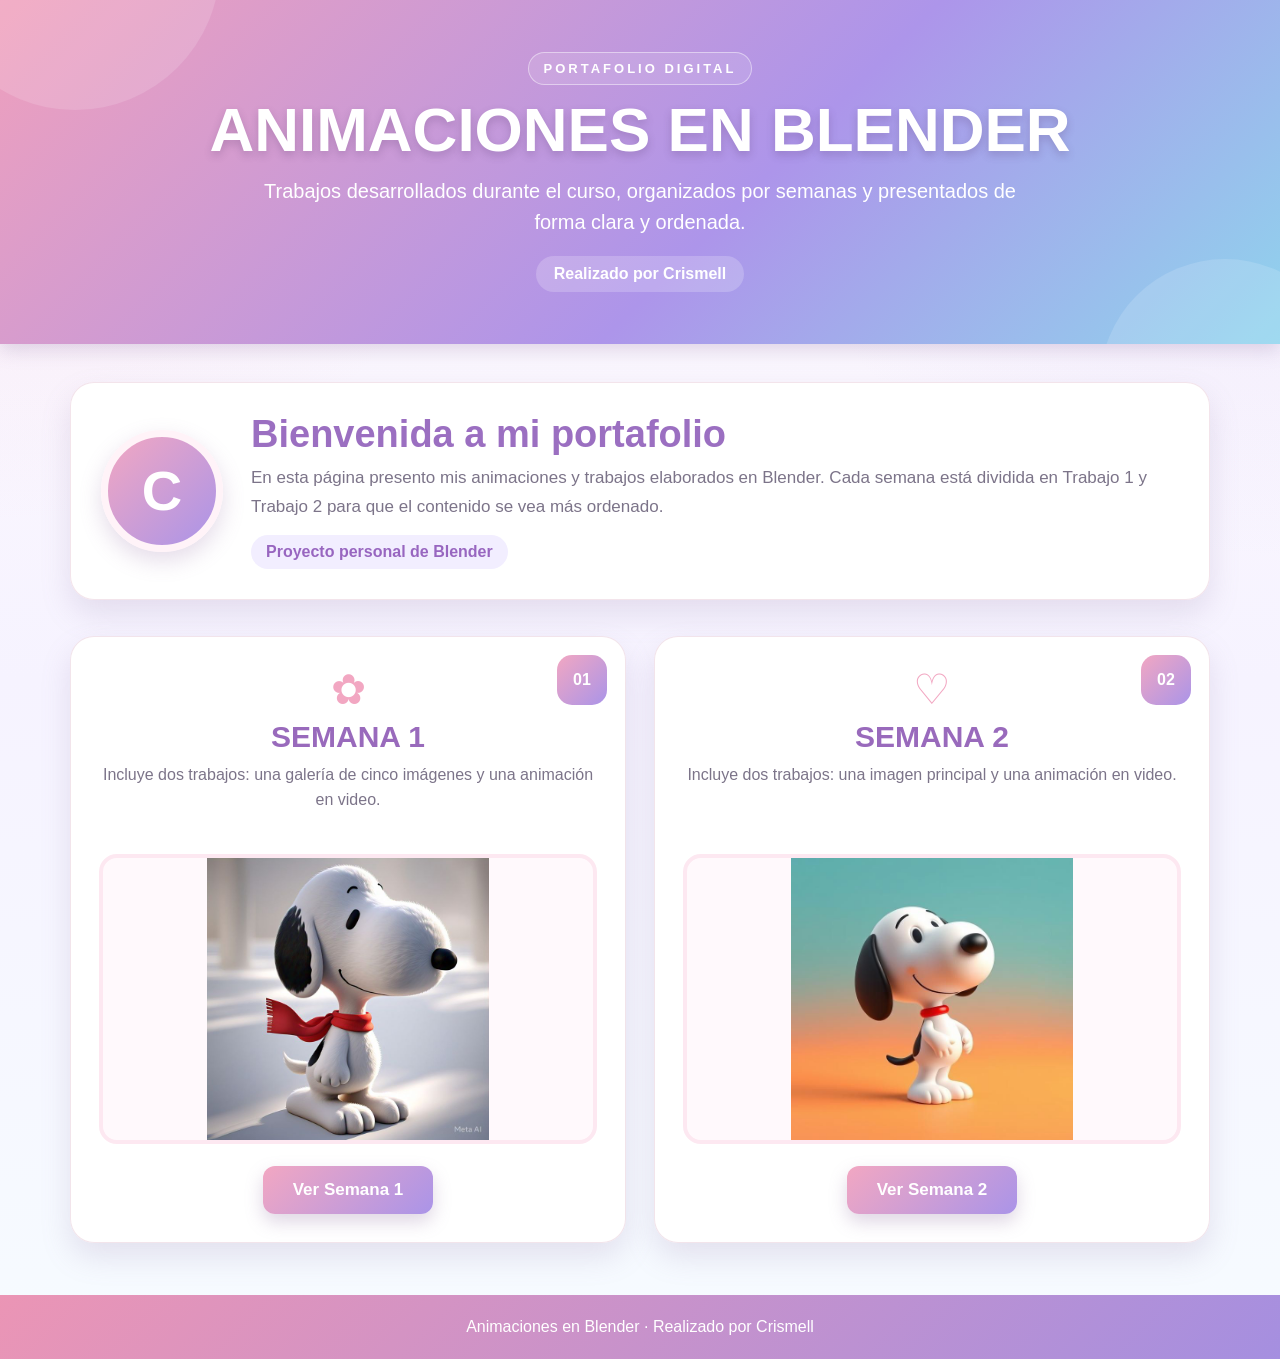
<file: index.html>
<!DOCTYPE html>
<html lang="es">
<head>
    <meta charset="UTF-8">
    <meta name="viewport" content="width=device-width, initial-scale=1.0">
    <title>Animaciones en Blender</title>
    <link rel="stylesheet" href="css/estilos.css">
</head>
<body>

    <header class="hero">
        <div class="hero-contenido">
            <span class="hero-etiqueta">PORTAFOLIO DIGITAL</span>
            <h1>ANIMACIONES EN BLENDER</h1>
            <p>
                Trabajos desarrollados durante el curso, organizados por semanas
                y presentados de forma clara y ordenada.
            </p>
            <strong>Realizado por Crismell</strong>
        </div>
    </header>

    <main class="contenedor">

        <section class="bloque-bienvenida">
            <div class="avatar">C</div>

            <div>
                <h2>Bienvenida a mi portafolio</h2>
                <p>
                    En esta página presento mis animaciones y trabajos elaborados
                    en Blender. Cada semana está dividida en Trabajo 1 y Trabajo 2
                    para que el contenido se vea más ordenado.
                </p>
                <span class="autoria">Proyecto personal de Blender</span>
            </div>
        </section>

        <section class="grid-2">
            <article class="tarjeta">
                <span class="numero">01</span>
                <div class="icono">✿</div>
                <h2>SEMANA 1</h2>
                <p>
                    Incluye dos trabajos: una galería de cinco imágenes y una
                    animación en video.
                </p>
                <a class="vista" href="Semana1/index.html">
                    <img src="img/snopy.jpg" alt="Semana 1">
                </a>
                <a class="boton" href="semana1/index.html">Ver Semana 1</a>
            </article>

            <article class="tarjeta">
                <span class="numero">02</span>
                <div class="icono">♡</div>
                <h2>SEMANA 2</h2>
                <p>
                    Incluye dos trabajos: una imagen principal y una animación
                    en video.
                </p>
                <a class="vista" href="Semana2/index.html">
                    <img src="img/descarga3.jpg" alt="Semana 2">
                </a>
                <a class="boton" href="semana2/index.html">Ver Semana 2</a>
            </article>
        </section>

    </main>

    <footer>Animaciones en Blender · Realizado por Crismell</footer>

</body>
</html>
</file>
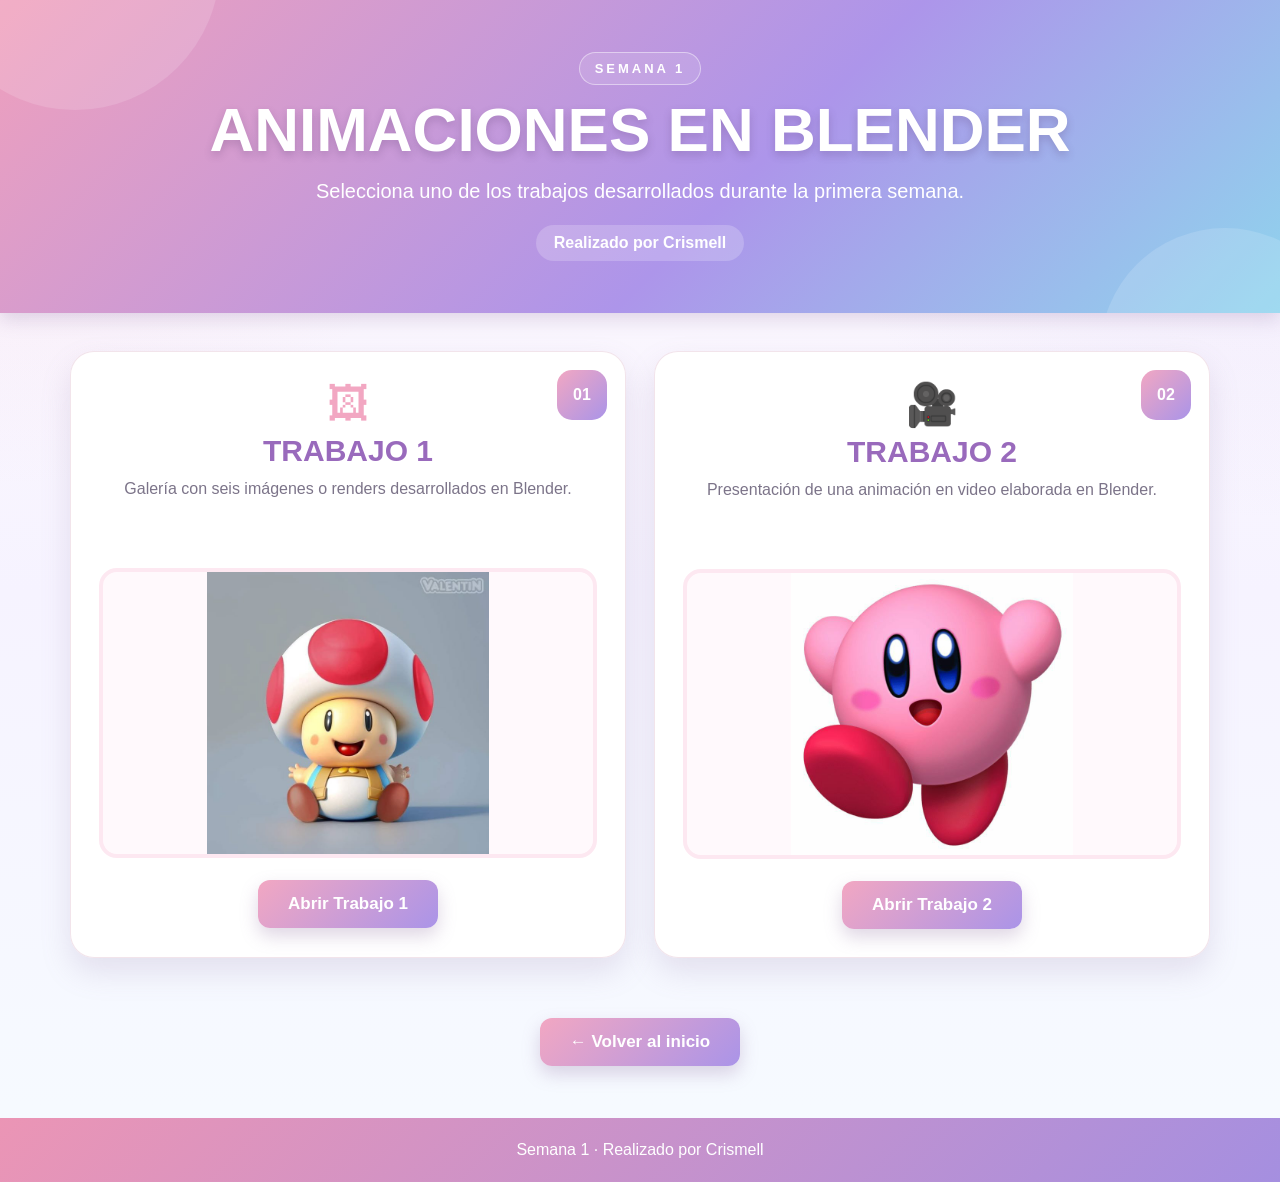
<file: semana1/index.html>
<!DOCTYPE html>
<html lang="es">
<head>
    <meta charset="UTF-8">
    <meta name="viewport" content="width=device-width, initial-scale=1.0">
    <title>Semana 1 - Blender</title>
    <link rel="stylesheet" href="../css/estilos.css">
</head>

<body>

    <header class="hero">
        <div class="hero-contenido">
            <span class="hero-etiqueta">SEMANA 1</span>

            <h1>ANIMACIONES EN BLENDER</h1>

            <p>
                Selecciona uno de los trabajos desarrollados durante
                la primera semana.
            </p>

            <strong>Realizado por Crismell</strong>
        </div>
    </header>

    <main class="contenedor">

        <section class="grid-2">

            <article class="tarjeta">
                <span class="numero">01</span>

                <div class="icono">🖼</div>

                <h2>TRABAJO 1</h2>

                <p>
                    Galería con seis imágenes o renders desarrollados
                    en Blender.
                </p>

                <a class="vista" href="Trabajo1/index.html">
                    <img
                        src="../img/descarga4.jpg"
                        alt="Trabajo 1"
                    >
                </a>

                <a class="boton" href="Trabajo1/index.html">
                    Abrir Trabajo 1
                </a>
            </article>

            <article class="tarjeta">
                <span class="numero">02</span>

                <div class="icono">🎥</div>

                <h2>TRABAJO 2</h2>

                <p>
                    Presentación de una animación en video elaborada
                    en Blender.
                </p>

                <a class="vista" href="Trabajo2/index.html">
                    <img
                        src="../img/descarga5.jpg"
                        alt="Trabajo 2"
                    >
                </a>

                <a class="boton" href="Trabajo2/index.html">
                    Abrir Trabajo 2
                </a>
            </article>

        </section>

        <div class="acciones">
            <a class="boton-volver" href="../index.html">
                ← Volver al inicio
            </a>
        </div>

    </main>

    <footer>
        Semana 1 · Realizado por Crismell
    </footer>

</body>
</html>
</file>
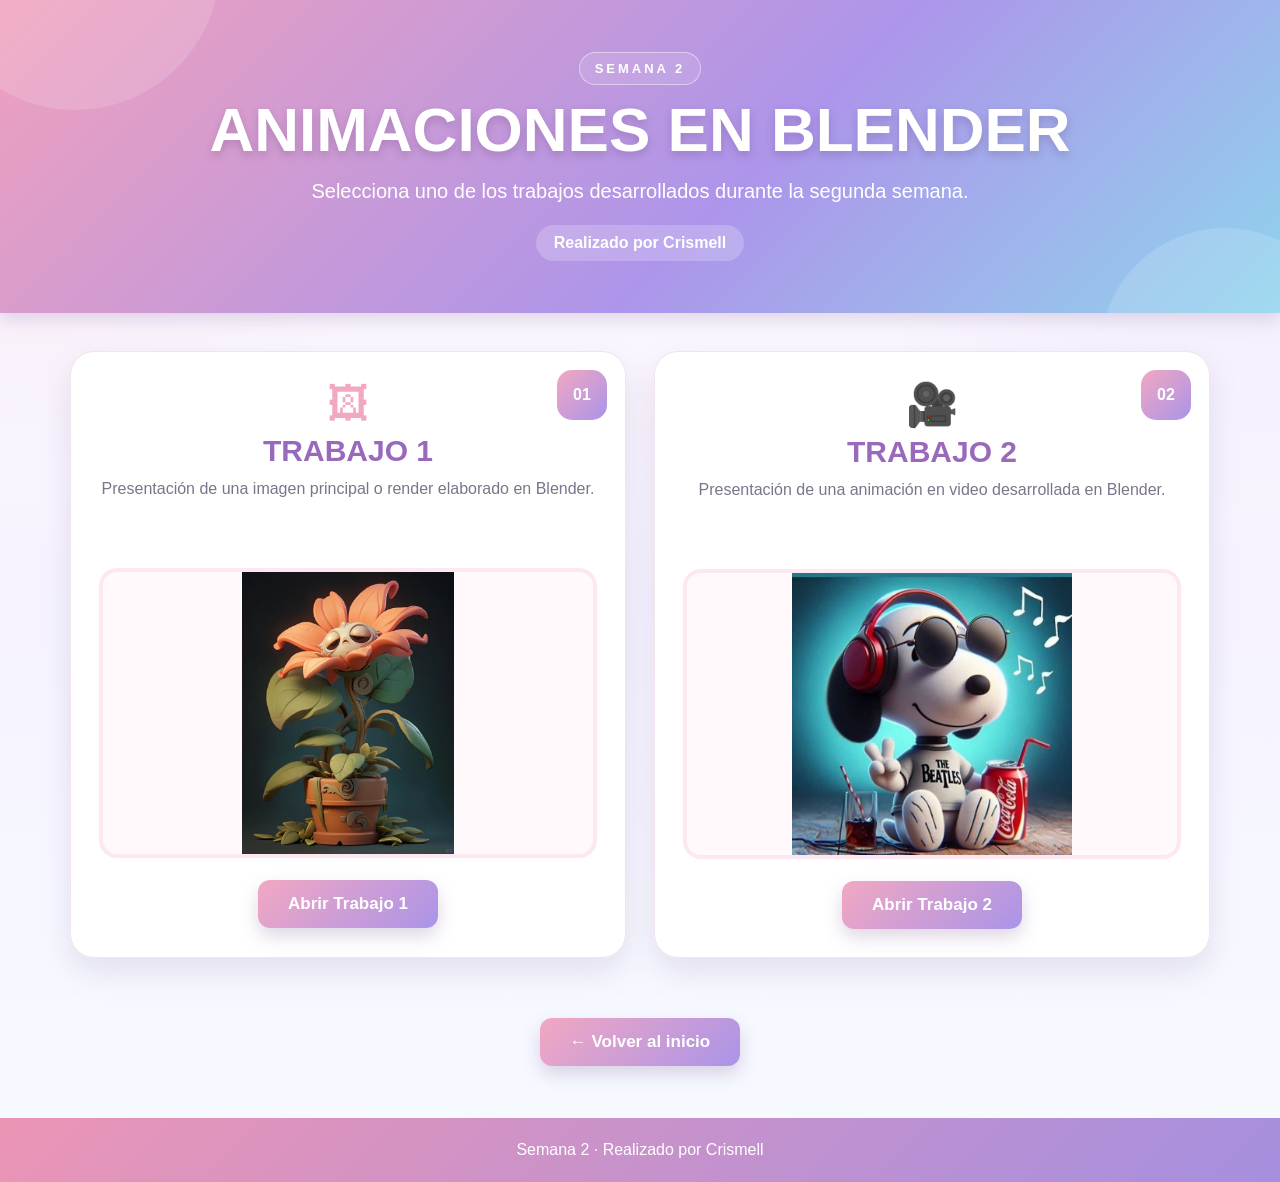
<file: semana2/index.html>
<!DOCTYPE html>
<html lang="es">
<head>
    <meta charset="UTF-8">
    <meta name="viewport" content="width=device-width, initial-scale=1.0">

    <title>Semana 2 - Blender</title>

    <link rel="stylesheet" href="../css/estilos.css">
</head>

<body>

    <header class="hero">
        <div class="hero-contenido">

            <span class="hero-etiqueta">
                SEMANA 2
            </span>

            <h1>ANIMACIONES EN BLENDER</h1>

            <p>
                Selecciona uno de los trabajos desarrollados durante
                la segunda semana.
            </p>

            <strong>
                Realizado por Crismell
            </strong>

        </div>
    </header>

    <main class="contenedor">

        <section class="grid-2">

            <article class="tarjeta">

                <span class="numero">
                    01
                </span>

                <div class="icono">
                    🖼
                </div>

                <h2>TRABAJO 1</h2>

                <p>
                    Presentación de una imagen principal o render
                    elaborado en Blender.
                </p>

                <a
                    class="vista"
                    href="Trabajo1/index.html"
                >
                    <img
                        src="../img/descarga6.jpg"
                        alt="Trabajo 1"
                    >
                </a>

                <a
                    class="boton"
                    href="Trabajo1/index.html"
                >
                    Abrir Trabajo 1
                </a>

            </article>

            <article class="tarjeta">

                <span class="numero">
                    02
                </span>

                <div class="icono">
                    🎥
                </div>

                <h2>TRABAJO 2</h2>

                <p>
                    Presentación de una animación en video
                    desarrollada en Blender.
                </p>

                <a
                    class="vista"
                    href="Trabajo2/index.html"
                >
                    <img
                        src="../img/descarga7.jpg"
                        alt="Trabajo 2"
                    >
                </a>

                <a
                    class="boton"
                    href="Trabajo2/index.html"
                >
                    Abrir Trabajo 2
                </a>

            </article>

        </section>

        <div class="acciones">

            <a
                class="boton-volver"
                href="../index.html"
            >
                ← Volver al inicio
            </a>

        </div>

    </main>

    <footer>
        Semana 2 · Realizado por Crismell
    </footer>

</body>
</html>
</file>
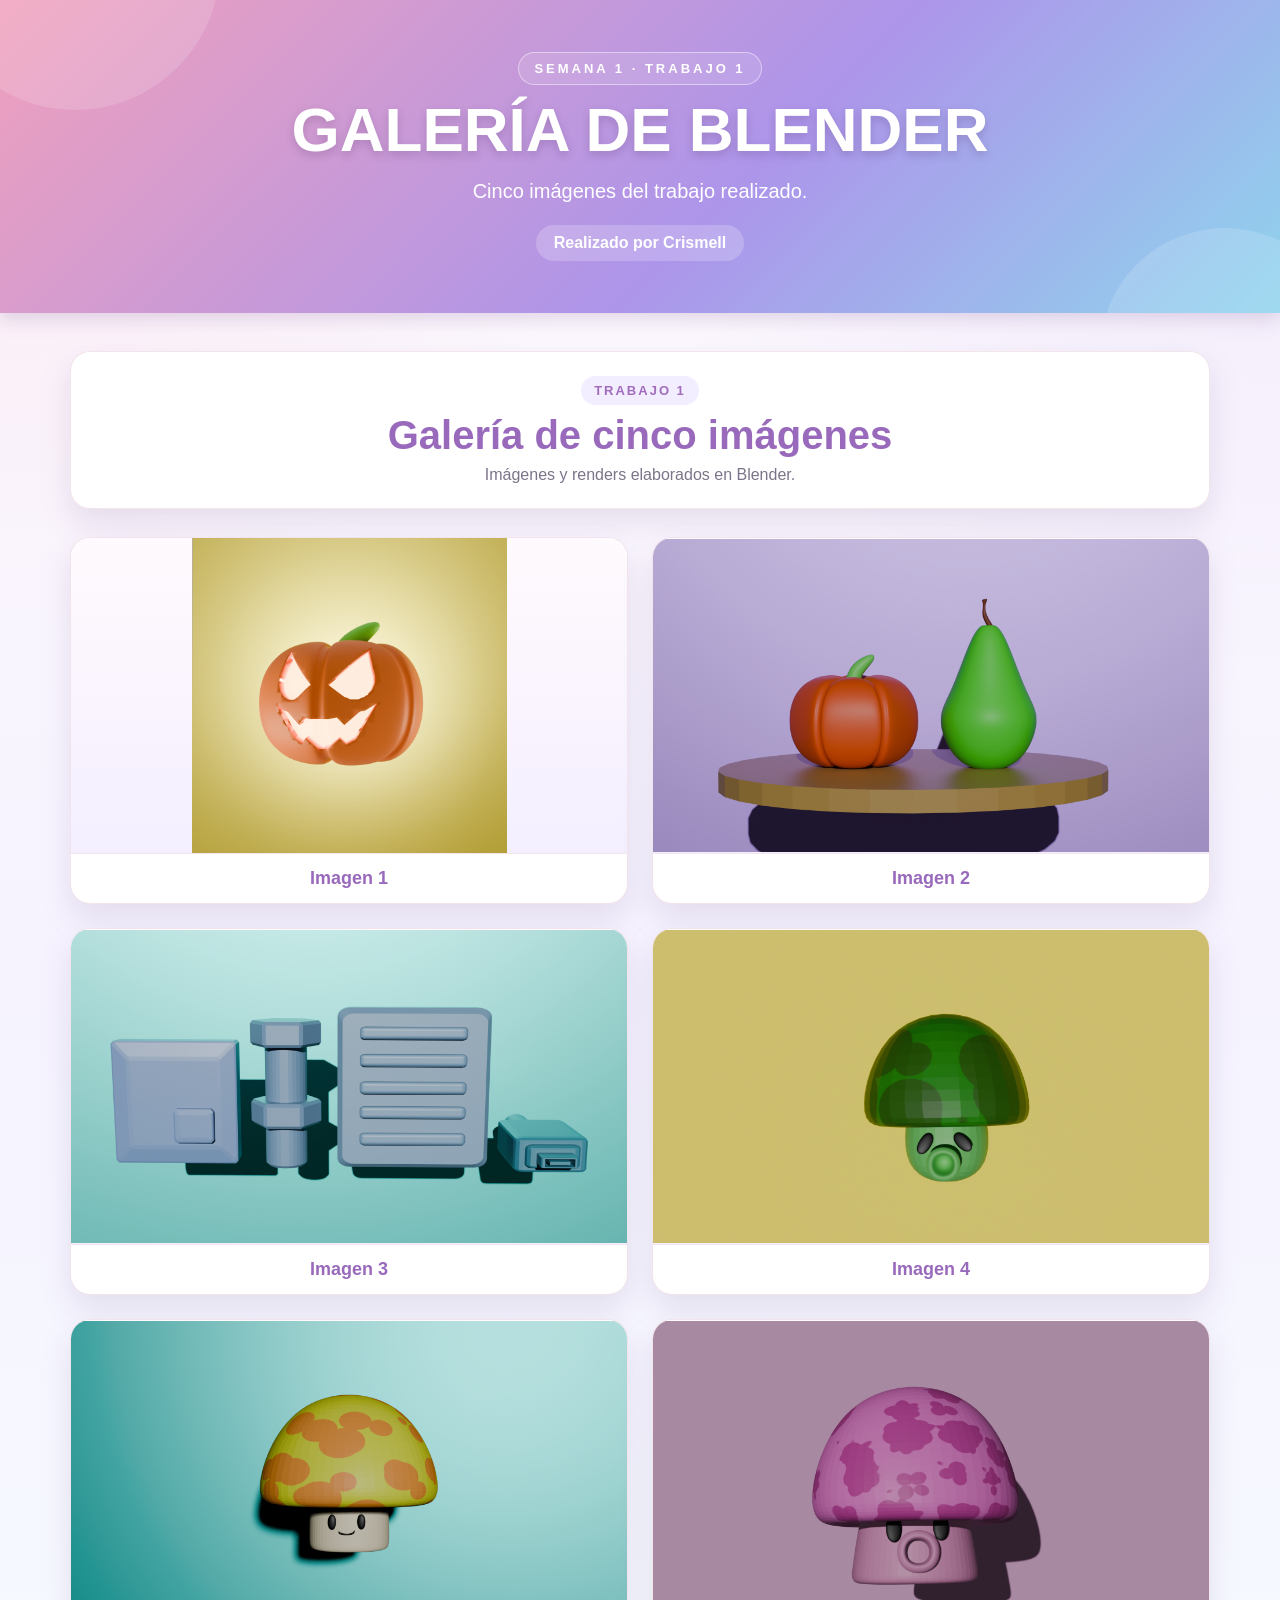
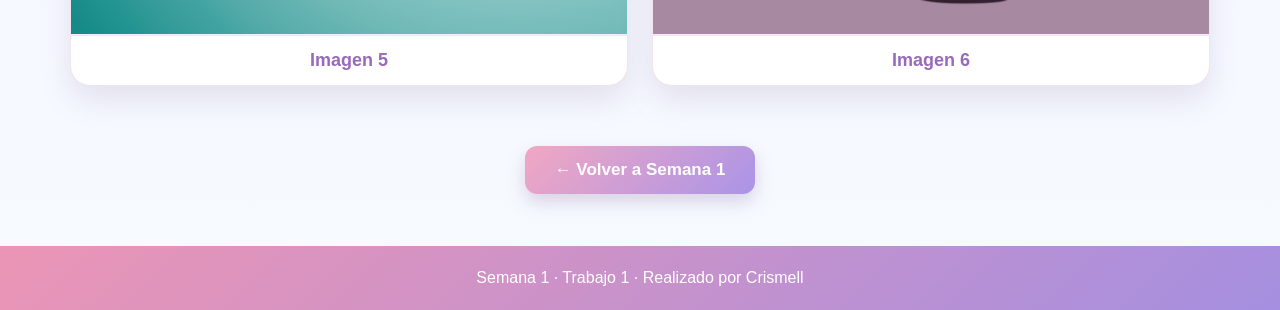
<file: semana1/Trabajo1/index.html>
<!DOCTYPE html>
<html lang="es">
<head>
    <meta charset="UTF-8">
    <meta name="viewport" content="width=device-width, initial-scale=1.0">
    <title>Semana 1 - Trabajo 1</title>
    <link rel="stylesheet" href="../../css/estilos.css">
</head>
<body>

    <header class="hero">
        <div class="hero-contenido">
            <span class="hero-etiqueta">SEMANA 1 · TRABAJO 1</span>
            <h1>GALERÍA DE BLENDER</h1>
            <p>Cinco imágenes del trabajo realizado.</p>
            <strong>Realizado por Crismell</strong>
        </div>
    </header>

    <main class="contenedor">
        <section class="bloque-titulo">
            <span>TRABAJO 1</span>
            <h2>Galería de cinco imágenes</h2>
            <p>Imágenes y renders elaborados en Blender.</p>
        </section>

        <section class="galeria">
            <figure><img src="img/calabaza.png" alt="Imagen 1"><figcaption>Imagen 1</figcaption></figure>
            <figure><img src="img/frutitas.png" alt="Imagen 2"><figcaption>Imagen 2</figcaption></figure>
            <figure><img src="img/herramientas.png" alt="Imagen 3"><figcaption>Imagen 3</figcaption></figure>
            <figure><img src="img/hongo1.png" alt="Imagen 4"><figcaption>Imagen 4</figcaption></figure>
            <figure><img src="img/hongo2.png" alt="Imagen 5"><figcaption>Imagen 5</figcaption></figure>
            <figure><img src="img/honguito3.png" alt="Imagen 6"><figcaption>Imagen 6</figcaption></figure>
        </section>

        <div class="acciones">
            <a class="boton-volver" href="../index.html">← Volver a Semana 1</a>
        </div>
    </main>

    <footer>Semana 1 · Trabajo 1 · Realizado por Crismell</footer>

</body>
</html>
</file>
<file: css/estilos.css>
* {
    margin: 0;
    padding: 0;
    box-sizing: border-box;
    font-family: Arial, Helvetica, sans-serif;
}

:root {
    --rosa: #f2a7c2;
    --rosa-suave: #fff1f7;
    --lila: #aa94e8;
    --lila-suave: #f2eeff;
    --celeste: #cfefff;
    --azul: #79c6ec;
    --texto: #5f556f;
    --texto-suave: #7c7489;
    --blanco: #ffffff;
    --sombra: 0 14px 30px rgba(141, 114, 161, 0.18);
}

html {
    scroll-behavior: smooth;
}

body {
    min-height: 100vh;
    color: var(--texto);

    background:
        radial-gradient(
            circle at top left,
            rgba(242, 167, 194, 0.18),
            transparent 28%
        ),
        radial-gradient(
            circle at top right,
            rgba(170, 148, 232, 0.16),
            transparent 30%
        ),
        linear-gradient(
            180deg,
            #fffafd,
            #f6f3ff 50%,
            #f6fbff
        );
}

a {
    color: inherit;
    text-decoration: none;
}

img,
video {
    display: block;
    max-width: 100%;
}

.hero {
    position: relative;
    overflow: hidden;

    padding: 52px 20px;

    color: white;
    text-align: center;

    background:
        linear-gradient(
            135deg,
            #f0a0bc,
            #ad95ea 58%,
            #8fd4ed
        );

    box-shadow:
        0 6px 18px
        rgba(131, 99, 154, 0.24);
}

.hero::before,
.hero::after {
    content: "";

    position: absolute;

    border-radius: 50%;

    background:
        rgba(255, 255, 255, 0.14);
}

.hero::before {
    width: 290px;
    height: 290px;

    top: -180px;
    left: -70px;
}

.hero::after {
    width: 250px;
    height: 250px;

    right: -70px;
    bottom: -165px;
}

.hero-contenido {
    position: relative;
    z-index: 2;

    width: min(1100px, 100%);

    margin: auto;
}

.hero-etiqueta {
    display: inline-block;

    margin-bottom: 12px;
    padding: 8px 15px;

    font-size: 13px;
    font-weight: bold;
    letter-spacing: 3px;

    border:
        1px solid
        rgba(255, 255, 255, 0.45);

    border-radius: 999px;

    background:
        rgba(255, 255, 255, 0.12);
}

.hero h1 {
    font-size: clamp(
        34px,
        6vw,
        62px
    );

    line-height: 1.05;

    text-shadow:
        0 4px 8px
        rgba(84, 55, 104, 0.24);
}

.hero p {
    max-width: 760px;

    margin: 14px auto 0;

    font-size: clamp(
        16px,
        2vw,
        20px
    );

    line-height: 1.55;
}

.hero strong {
    display: inline-block;

    margin-top: 18px;
    padding: 9px 18px;

    border-radius: 999px;

    background:
        rgba(255, 255, 255, 0.2);
}

.contenedor {
    width: min(1140px, 92%);

    margin: 38px auto 52px;
}

.bloque-bienvenida {
    display: flex;
    align-items: center;

    gap: 28px;

    margin-bottom: 36px;
    padding: 30px;

    border:
        1px solid
        rgba(221, 176, 197, 0.34);

    border-radius: 24px;

    background:
        rgba(255, 255, 255, 0.96);

    box-shadow:
        var(--sombra);
}

.avatar {
    display: grid;

    width: 122px;
    min-width: 122px;
    height: 122px;

    place-items: center;

    color: white;

    font-size: 56px;
    font-weight: bold;

    border:
        7px solid
        #fff3f8;

    border-radius: 50%;

    background:
        linear-gradient(
            135deg,
            var(--rosa),
            var(--lila)
        );

    box-shadow:
        0 9px 22px
        rgba(145, 109, 165, 0.24);
}

.bloque-bienvenida h2 {
    margin-bottom: 8px;

    color: #9b6fc1;

    font-size: clamp(
        28px,
        4vw,
        38px
    );
}

.bloque-bienvenida p {
    color: var(--texto-suave);

    font-size: 17px;
    line-height: 1.7;
}

.autoria {
    display: inline-block;

    margin-top: 13px;
    padding: 8px 15px;

    color: #9866c0;

    font-weight: bold;

    border-radius: 999px;

    background:
        var(--lila-suave);
}

.grid-2 {
    display: grid;

    grid-template-columns:
        repeat(
            2,
            minmax(0, 1fr)
        );

    gap: 28px;
}

.tarjeta {
    position: relative;
    overflow: hidden;

    padding: 28px;

    text-align: center;

    border:
        1px solid
        rgba(217, 177, 197, 0.34);

    border-radius: 24px;

    background:
        rgba(255, 255, 255, 0.97);

    box-shadow:
        var(--sombra);

    transition:
        transform 0.25s ease,
        box-shadow 0.25s ease;
}

.tarjeta:hover {
    transform:
        translateY(-6px);

    box-shadow:
        0 18px 38px
        rgba(141, 114, 161, 0.22);
}

.numero {
    position: absolute;

    top: 18px;
    right: 18px;

    display: grid;

    width: 50px;
    height: 50px;

    place-items: center;

    color: white;

    font-weight: bold;

    border-radius: 15px;

    background:
        linear-gradient(
            135deg,
            var(--rosa),
            var(--lila)
        );
}

.icono {
    margin-bottom: 6px;

    color: var(--rosa);

    font-size: 42px;
}

.tarjeta h2 {
    margin-bottom: 9px;

    color: #996abc;

    font-size: 30px;
}

.tarjeta p {
    min-height: 70px;

    margin-bottom: 21px;

    color: var(--texto-suave);

    line-height: 1.55;
}

.vista {
    display: block;
    overflow: hidden;

    width: 100%;
    height: 290px;

    border:
        4px solid
        #fde8f1;

    border-radius: 18px;

    background: #fff9fc;
}

.vista img {
    width: 100%;
    height: 100%;

    object-fit: contain;

    transition:
        transform 0.3s ease;
}

.vista:hover img {
    transform: scale(1.04);
}

.vista-video {
    display: grid;

    width: 100%;
    height: 290px;

    place-items: center;

    border:
        4px solid
        #ebe3ff;

    border-radius: 18px;

    background:
        linear-gradient(
            135deg,
            #f0a8c3,
            #af96e9 65%,
            #8fd3ec
        );
}

.vista-video span {
    display: grid;

    width: 90px;
    height: 90px;

    place-items: center;

    padding-left: 7px;

    color: #9e71bf;

    font-size: 40px;

    border-radius: 50%;

    background: white;

    box-shadow:
        0 8px 22px
        rgba(96, 76, 124, 0.24);
}

.boton,
.boton-volver {
    display: inline-block;

    margin-top: 22px;
    padding: 14px 30px;

    color: white;

    font-size: 17px;
    font-weight: bold;

    border-radius: 12px;

    background:
        linear-gradient(
            135deg,
            var(--rosa),
            var(--lila)
        );

    box-shadow:
        0 8px 18px
        rgba(141, 107, 159, 0.28);

    transition:
        transform 0.2s ease;
}

.boton:hover,
.boton-volver:hover {
    transform:
        translateY(-3px);
}

.bloque-titulo {
    margin-bottom: 28px;
    padding: 24px;

    text-align: center;

    border:
        1px solid
        rgba(214, 174, 195, 0.32);

    border-radius: 20px;

    background:
        rgba(255, 255, 255, 0.96);

    box-shadow:
        var(--sombra);
}

.bloque-titulo span {
    display: inline-block;

    margin-bottom: 8px;
    padding: 7px 13px;

    color: #a16cbc;

    font-size: 13px;
    font-weight: bold;
    letter-spacing: 2px;

    border-radius: 999px;

    background:
        var(--lila-suave);
}

.bloque-titulo h2 {
    color: #996abc;

    font-size: clamp(
        28px,
        4vw,
        40px
    );
}

.bloque-titulo p {
    margin-top: 8px;

    color: var(--texto-suave);
}

.galeria {
    display: grid;

    grid-template-columns:
        repeat(
            2,
            minmax(0, 1fr)
        );

    gap: 24px;
}

.galeria figure {
    overflow: hidden;

    width: 100%;

    border:
        1px solid
        rgba(216, 177, 198, 0.34);

    border-radius: 20px;

    background: white;

    box-shadow:
        var(--sombra);

    transition:
        transform 0.25s ease;
}

.galeria figure:hover {
    transform:
        translateY(-5px);
}

.galeria img {
    width: 100%;
    height: 315px;

    object-fit: contain;

    background:
        linear-gradient(
            180deg,
            #fffafd,
            #f4efff
        );
}

.galeria figcaption {
    padding: 14px;

    color: #996abc;

    text-align: center;

    font-size: 18px;
    font-weight: bold;

    border-top:
        1px solid
        #f4e4ee;
}

.panel-imagen,
.panel-video {
    width: min(980px, 100%);

    margin: auto;
    overflow: hidden;

    border:
        1px solid
        rgba(216, 177, 198, 0.34);

    border-radius: 22px;

    background: white;

    box-shadow:
        var(--sombra);
}

.panel-imagen img {
    width: 100%;
    max-height: 620px;

    object-fit: contain;

    background:
        linear-gradient(
            180deg,
            #fffafd,
            #f4efff
        );
}

.panel-video {
    padding: 20px;
}

.panel-video video {
    width: 100%;
    max-height: 620px;

    border:
        4px solid
        #f9e5ef;

    border-radius: 16px;

    background: #211d29;
}

.acciones {
    margin-top: 38px;

    text-align: center;
}

footer {
    padding: 23px;

    color: white;

    text-align: center;

    background:
        linear-gradient(
            135deg,
            #eb95b5,
            #a58fe0
        );
}

@media (max-width: 800px) {

    .bloque-bienvenida {
        flex-direction: column;

        text-align: center;
    }

    .grid-2,
    .galeria {
        grid-template-columns: 1fr;
    }
}

@media (max-width: 480px) {

    .hero {
        padding: 38px 14px;
    }

    .contenedor {
        width: 94%;

        margin-top: 24px;
    }

    .bloque-bienvenida,
    .tarjeta,
    .panel-video {
        padding: 20px;
    }

    .avatar {
        width: 104px;
        min-width: 104px;
        height: 104px;

        font-size: 48px;
    }

    .vista,
    .vista-video {
        height: 225px;
    }

    .galeria img {
        height: 245px;
    }

    .boton,
    .boton-volver {
        width: 100%;

        text-align: center;
    }
}
</file>
